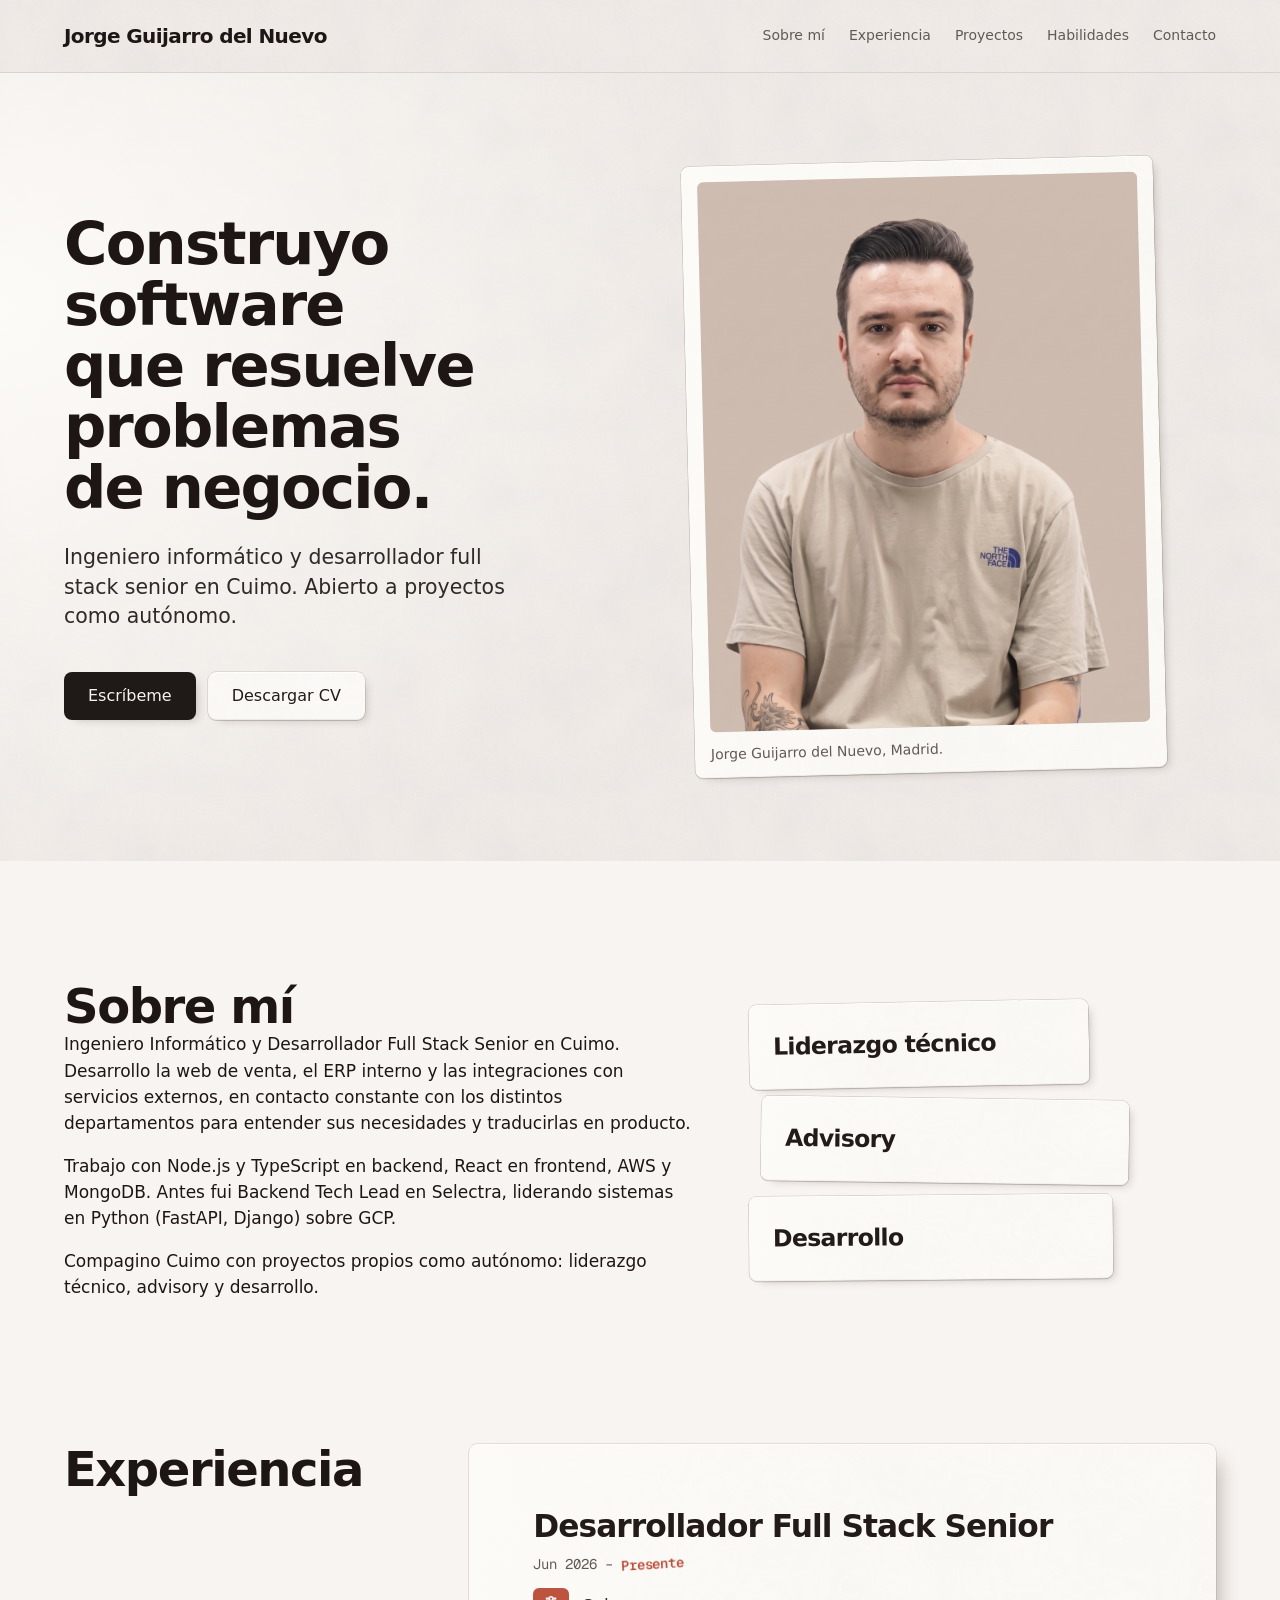
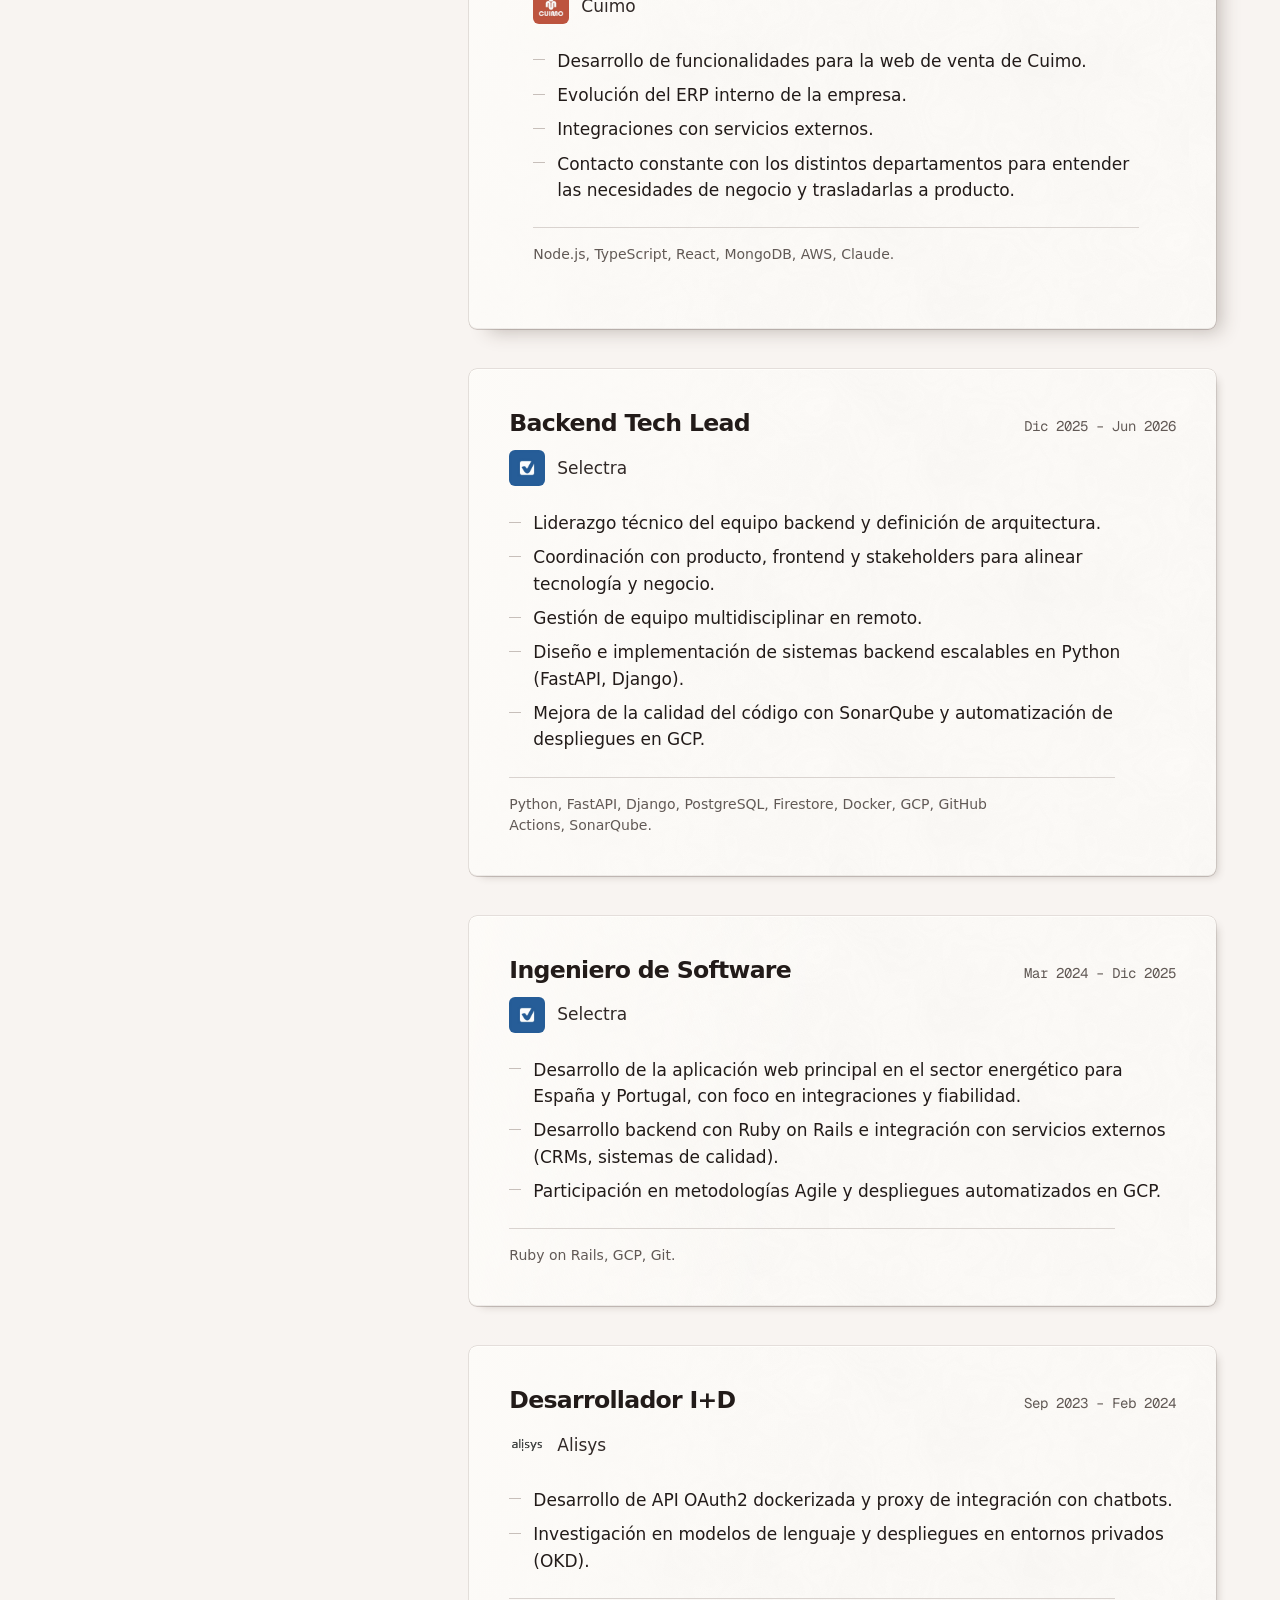
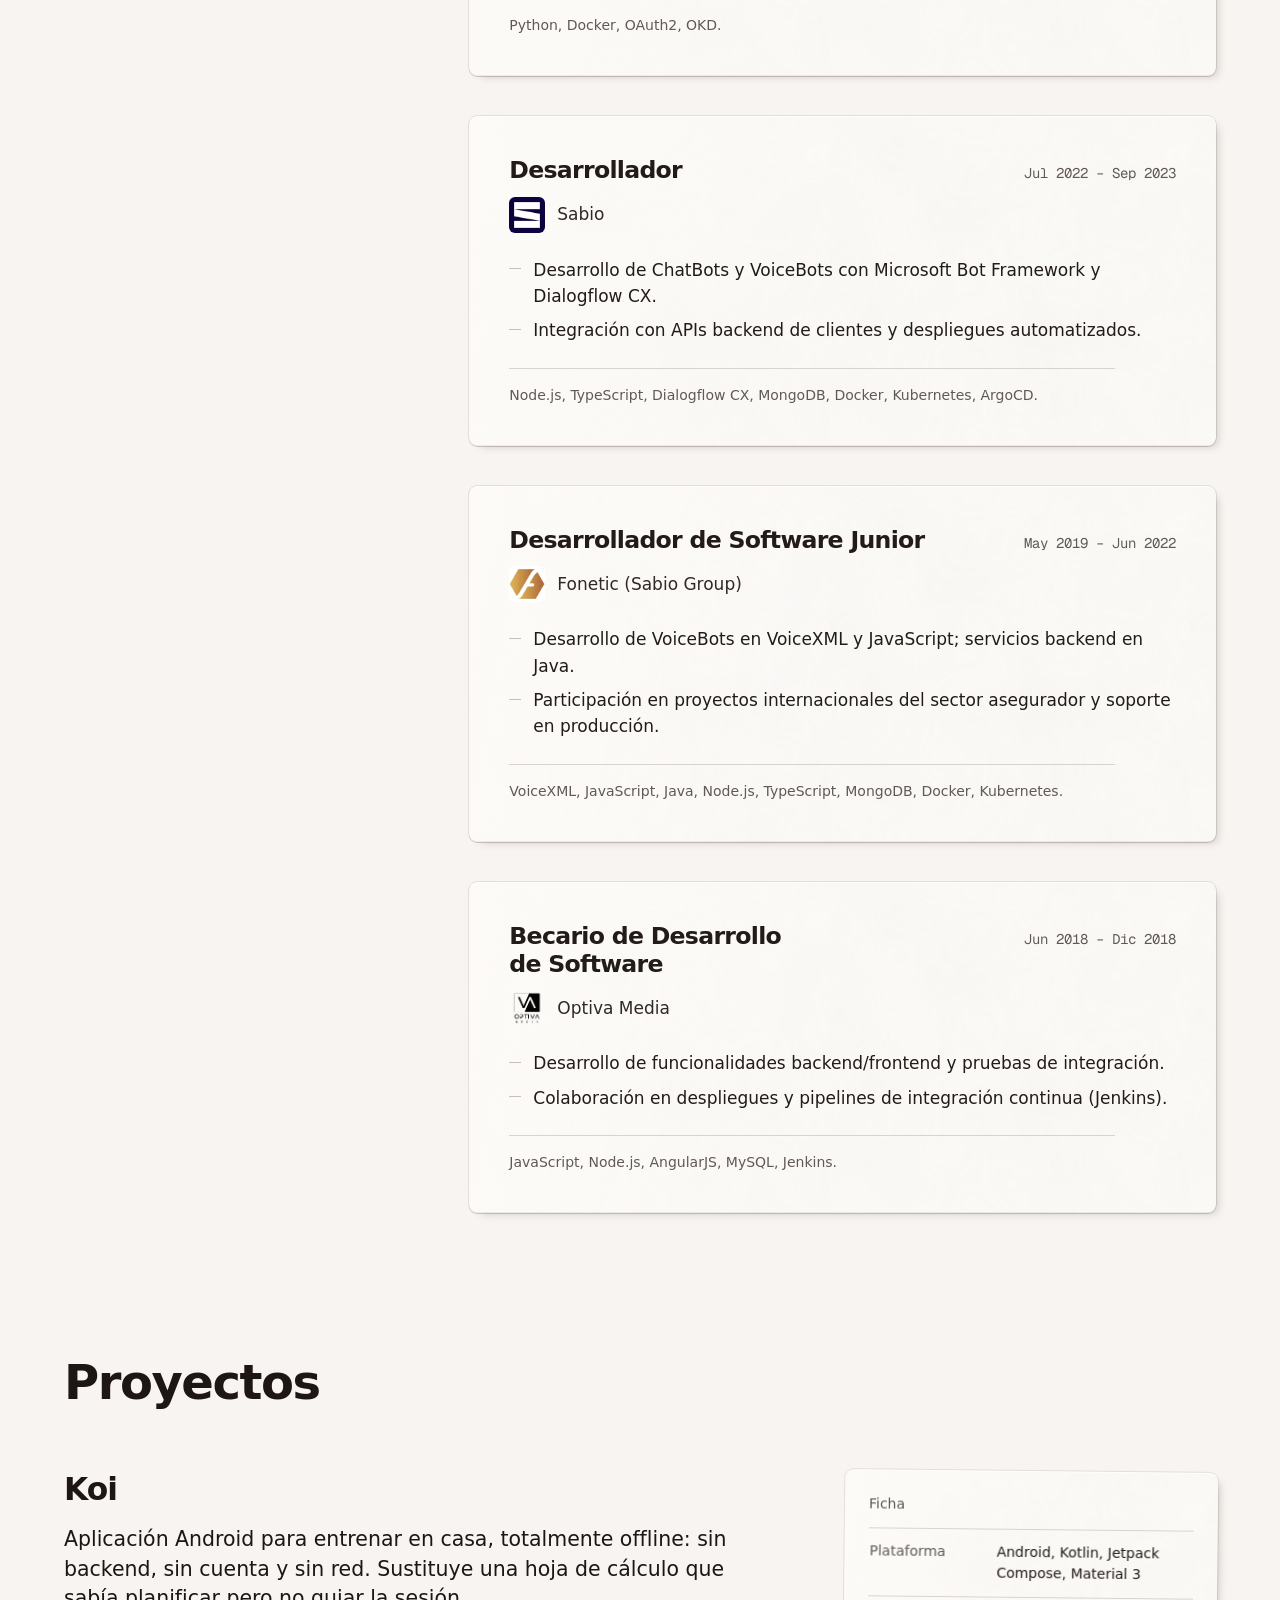
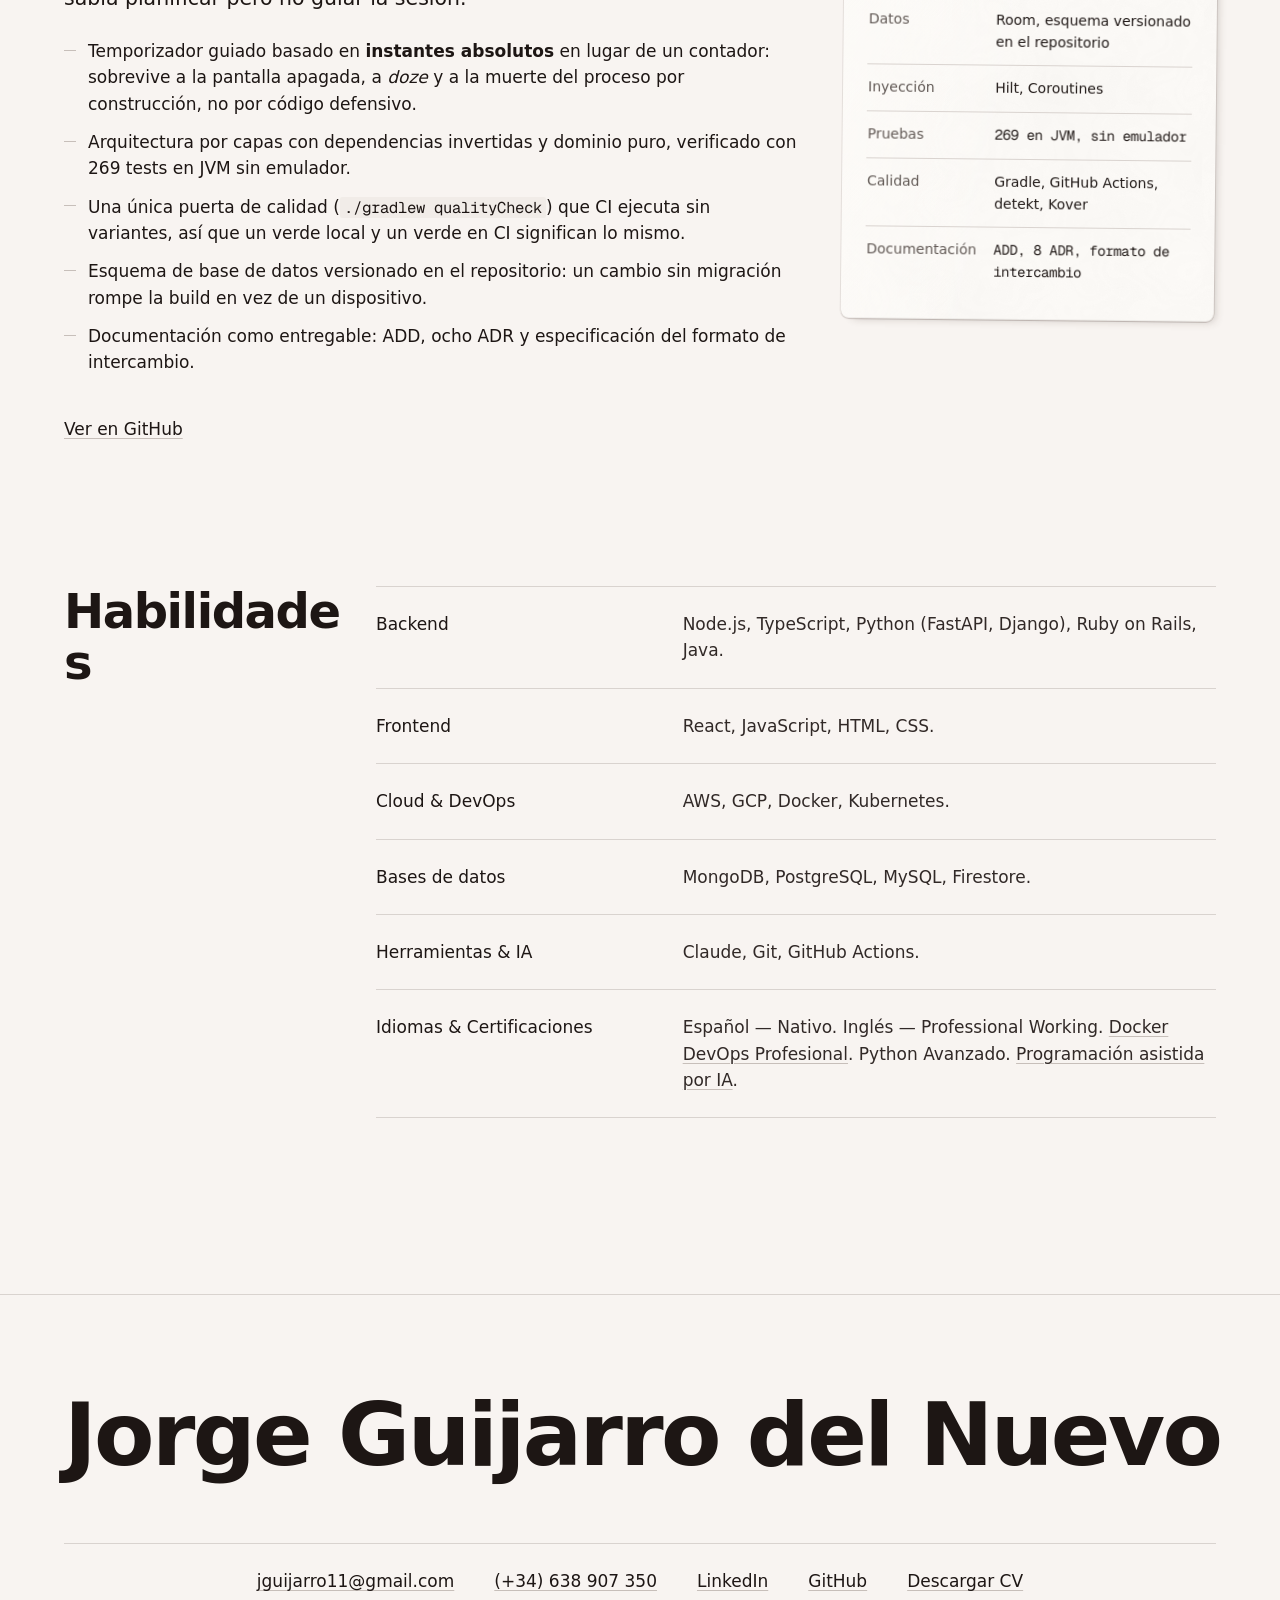
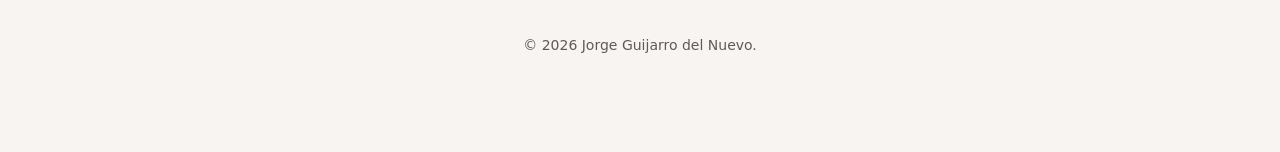
<file: index.html>
<!doctype html>
<html lang="es">
<head>
  <meta charset="utf-8">
  <meta name="viewport" content="width=device-width,initial-scale=1">
  <title>Jorge Guijarro del Nuevo</title>
  <link rel="preconnect" href="https://api.fontshare.com">
  <link rel="preconnect" href="https://fonts.googleapis.com">
  <link rel="preconnect" href="https://fonts.gstatic.com" crossorigin>
  <link href="https://api.fontshare.com/v2/css?f[]=general-sans@400,500,600&display=swap" rel="stylesheet">
  <link href="https://fonts.googleapis.com/css2?family=Geist+Mono:wght@400&display=swap" rel="stylesheet">
  <link rel="stylesheet" href="assets/css/page.css">
  <link rel="icon" href="assets/favicon.svg" type="image/svg+xml">
  <link rel="icon" href="assets/favicon-32.png" type="image/png" sizes="32x32">
  <link rel="apple-touch-icon" href="assets/apple-touch-icon.png">
  <meta name="description" content="Portfolio profesional de Jorge Guijarro — Desarrollador Full Stack Senior especializado en Node.js, TypeScript, React y AWS. Madrid, España.">
  <meta property="og:title" content="Jorge Guijarro — Desarrollador Full Stack Senior">
  <meta property="og:description" content="Portfolio de Jorge Guijarro, Desarrollador Full Stack Senior en Cuimo especializado en Node.js, TypeScript, React y AWS. Madrid, España.">
  <meta property="og:type" content="website">
  <meta property="og:url" content="https://jguijarro11.github.io/">
  <meta property="og:image" content="https://jguijarro11.github.io/assets/og-image.jpg">
  <meta property="og:image:width" content="1200">
  <meta property="og:image:height" content="630">
  <meta property="og:image:alt" content="Jorge Guijarro del Nuevo — Desarrollador Full Stack Senior">
  <meta name="twitter:card" content="summary_large_image">
</head>
<body>

  <svg width="0" height="0" aria-hidden="true" focusable="false" style="position:absolute">
    <filter id="coral-press" x="-15%" y="-15%" width="130%" height="130%">
      <feTurbulence type="fractalNoise" baseFrequency="0.85" numOctaves="2" seed="9" result="grain"/>
      <feDisplacementMap in="SourceGraphic" in2="grain" scale="1.5" xChannelSelector="R" yChannelSelector="G"/>
    </filter>
  </svg>

  <nav class="navbar" id="navbar" aria-label="Secciones">
    <div class="container nav-container">
      <a class="nav-mark" href="#" aria-label="Jorge Guijarro, inicio">Jorge Guijarro del Nuevo</a>
      <div class="nav-right">
        <ul class="nav-links">
          <li><a href="#about">Sobre mí</a></li>
          <li><a href="#experience">Experiencia</a></li>
          <li><a href="#projects">Proyectos</a></li>
          <li><a href="#skills">Habilidades</a></li>
          <li><a href="#contact">Contacto</a></li>
        </ul>
      </div>
    </div>
  </nav>

  <main>

    <section class="hero desk">
      <div class="container hero-grid">
        <div>
          <h1>Construyo software que resuelve problemas de negocio.</h1>
          <p class="lead">Ingeniero informático y desarrollador full stack senior en Cuimo. Abierto a proyectos como autónomo.</p>
          <div class="hero-cta">
            <a class="btn btn--ink" href="mailto:jguijarro11@gmail.com">Escríbeme</a>
            <a class="btn btn--card" href="files/Jorge_Guijarro_resume.pdf" download>Descargar CV</a>
          </div>
        </div>
        <figure class="print stock">
          <div class="print-plate" data-slot="portrait">
            <img src="images/profile.jpg" alt="Jorge Guijarro del Nuevo" width="960" height="1200" fetchpriority="high">
          </div>
          <figcaption>Jorge Guijarro del Nuevo, Madrid.</figcaption>
        </figure>
      </div>
    </section>

    <section id="about" class="section">
      <div class="container split split--about">
        <div class="prose">
          <h2>Sobre mí</h2>
          <p>Ingeniero Informático y Desarrollador Full Stack Senior en Cuimo. Desarrollo la web de venta, el ERP interno y las integraciones con servicios externos, en contacto constante con los distintos departamentos para entender sus necesidades y traducirlas en producto.</p>
          <p>Trabajo con Node.js y TypeScript en backend, React en frontend, AWS y MongoDB. Antes fui Backend Tech Lead en Selectra, liderando sistemas en Python (FastAPI, Django) sobre GCP.</p>
          <p>Compagino Cuimo con proyectos propios como autónomo: liderazgo técnico, advisory y desarrollo.</p>
        </div>
        <ul class="vias">
          <li class="stock">Liderazgo técnico</li>
          <li class="stock">Advisory</li>
          <li class="stock">Desarrollo</li>
        </ul>
      </div>
    </section>

    <section id="experience" class="section section--wide">
      <div class="container split split--roles">
        <h2>Experiencia</h2>
        <ul class="roles">

          <li class="role role--lead stock">
            <div class="role-head">
              <h3>Desarrollador Full Stack Senior</h3>
              <p class="role-when"><time datetime="2026-06">Jun 2026</time> – <span class="pressed">Presente</span></p>
            </div>
            <p class="role-at"><img src="images/logos/cuimo.jpeg" alt="" class="role-mark" width="36" height="36">Cuimo</p>
            <ul>
              <li>Desarrollo de funcionalidades para la web de venta de Cuimo.</li>
              <li>Evolución del ERP interno de la empresa.</li>
              <li>Integraciones con servicios externos.</li>
              <li>Contacto constante con los distintos departamentos para entender las necesidades de negocio y trasladarlas a producto.</li>
            </ul>
            <p class="role-stack label">Node.js, TypeScript, React, MongoDB, AWS, Claude.</p>
          </li>

          <li class="role stock">
            <div class="role-head">
              <h3>Backend Tech Lead</h3>
              <p class="role-when"><time datetime="2025-12">Dic 2025</time> – <time datetime="2026-06">Jun 2026</time></p>
            </div>
            <p class="role-at"><img src="images/logos/selectra.jpeg" alt="" class="role-mark" width="36" height="36" loading="lazy">Selectra</p>
            <ul>
              <li>Liderazgo técnico del equipo backend y definición de arquitectura.</li>
              <li>Coordinación con producto, frontend y stakeholders para alinear tecnología y negocio.</li>
              <li>Gestión de equipo multidisciplinar en remoto.</li>
              <li>Diseño e implementación de sistemas backend escalables en Python (FastAPI, Django).</li>
              <li>Mejora de la calidad del código con SonarQube y automatización de despliegues en GCP.</li>
            </ul>
            <p class="role-stack label">Python, FastAPI, Django, PostgreSQL, Firestore, Docker, GCP, GitHub Actions, SonarQube.</p>
          </li>

          <li class="role stock">
            <div class="role-head">
              <h3>Ingeniero de Software</h3>
              <p class="role-when"><time datetime="2024-03">Mar 2024</time> – <time datetime="2025-12">Dic 2025</time></p>
            </div>
            <p class="role-at"><img src="images/logos/selectra.jpeg" alt="" class="role-mark" width="36" height="36" loading="lazy">Selectra</p>
            <ul>
              <li>Desarrollo de la aplicación web principal en el sector energético para España y Portugal, con foco en integraciones y fiabilidad.</li>
              <li>Desarrollo backend con Ruby on Rails e integración con servicios externos (CRMs, sistemas de calidad).</li>
              <li>Participación en metodologías Agile y despliegues automatizados en GCP.</li>
            </ul>
            <p class="role-stack label">Ruby on Rails, GCP, Git.</p>
          </li>

          <li class="role stock">
            <div class="role-head">
              <h3>Desarrollador I+D</h3>
              <p class="role-when"><time datetime="2023-09">Sep 2023</time> – <time datetime="2024-02">Feb 2024</time></p>
            </div>
            <p class="role-at"><img src="images/logos/alisys.png" alt="" class="role-mark" width="36" height="36" loading="lazy">Alisys</p>
            <ul>
              <li>Desarrollo de API OAuth2 dockerizada y proxy de integración con chatbots.</li>
              <li>Investigación en modelos de lenguaje y despliegues en entornos privados (OKD).</li>
            </ul>
            <p class="role-stack label">Python, Docker, OAuth2, OKD.</p>
          </li>

          <li class="role stock">
            <div class="role-head">
              <h3>Desarrollador</h3>
              <p class="role-when"><time datetime="2022-07">Jul 2022</time> – <time datetime="2023-09">Sep 2023</time></p>
            </div>
            <p class="role-at"><img src="images/logos/sabio.jpeg" alt="" class="role-mark" width="36" height="36" loading="lazy">Sabio</p>
            <ul>
              <li>Desarrollo de ChatBots y VoiceBots con Microsoft Bot Framework y Dialogflow CX.</li>
              <li>Integración con APIs backend de clientes y despliegues automatizados.</li>
            </ul>
            <p class="role-stack label">Node.js, TypeScript, Dialogflow CX, MongoDB, Docker, Kubernetes, ArgoCD.</p>
          </li>

          <li class="role stock">
            <div class="role-head">
              <h3>Desarrollador de Software Junior</h3>
              <p class="role-when"><time datetime="2019-05">May 2019</time> – <time datetime="2022-06">Jun 2022</time></p>
            </div>
            <p class="role-at"><img src="images/logos/fonetic.jpg" alt="" class="role-mark" width="36" height="36" loading="lazy">Fonetic (Sabio Group)</p>
            <ul>
              <li>Desarrollo de VoiceBots en VoiceXML y JavaScript; servicios backend en Java.</li>
              <li>Participación en proyectos internacionales del sector asegurador y soporte en producción.</li>
            </ul>
            <p class="role-stack label">VoiceXML, JavaScript, Java, Node.js, TypeScript, MongoDB, Docker, Kubernetes.</p>
          </li>

          <li class="role stock">
            <div class="role-head">
              <h3>Becario de Desarrollo de Software</h3>
              <p class="role-when"><time datetime="2018-06">Jun 2018</time> – <time datetime="2018-12">Dic 2018</time></p>
            </div>
            <p class="role-at"><img src="images/logos/optiva-media.png" alt="" class="role-mark" width="36" height="36" loading="lazy">Optiva Media</p>
            <ul>
              <li>Desarrollo de funcionalidades backend/frontend y pruebas de integración.</li>
              <li>Colaboración en despliegues y pipelines de integración continua (Jenkins).</li>
            </ul>
            <p class="role-stack label">JavaScript, Node.js, AngularJS, MySQL, Jenkins.</p>
          </li>

        </ul>
      </div>
    </section>

    <section id="projects" class="section section--wide">
      <div class="container">
        <h2>Proyectos</h2>
        <ul class="projects">

          <li class="project">
            <div class="project-body">
              <h3>Koi</h3>
              <p class="lead">Aplicación Android para entrenar en casa, totalmente offline: sin backend, sin cuenta y sin red. Sustituye una hoja de cálculo que sabía planificar pero no guiar la sesión.</p>
              <ul>
                <li>Temporizador guiado basado en <strong>instantes absolutos</strong> en lugar de un contador: sobrevive a la pantalla apagada, a <em>doze</em> y a la muerte del proceso por construcción, no por código defensivo.</li>
                <li>Arquitectura por capas con dependencias invertidas y dominio puro, verificado con 269 tests en JVM sin emulador.</li>
                <li>Una única puerta de calidad (<code>./gradlew qualityCheck</code>) que CI ejecuta sin variantes, así que un verde local y un verde en CI significan lo mismo.</li>
                <li>Esquema de base de datos versionado en el repositorio: un cambio sin migración rompe la build en vez de un dispositivo.</li>
                <li>Documentación como entregable: ADD, ocho ADR y especificación del formato de intercambio.</li>
              </ul>
              <p class="project-link"><a href="https://github.com/jguijarro11/my-own-koi" target="_blank" rel="noopener">Ver en GitHub</a></p>
            </div>
            <div class="specs stock">
              <table>
                <caption>Ficha</caption>
                <tbody>
                  <tr><th scope="row">Plataforma</th><td>Android, Kotlin, Jetpack Compose, Material 3</td></tr>
                  <tr><th scope="row">Datos</th><td>Room, esquema versionado en el repositorio</td></tr>
                  <tr><th scope="row">Inyección</th><td>Hilt, Coroutines</td></tr>
                  <tr><th scope="row">Pruebas</th><td class="fig">269 en JVM, sin emulador</td></tr>
                  <tr><th scope="row">Calidad</th><td>Gradle, GitHub Actions, detekt, Kover</td></tr>
                  <tr><th scope="row">Documentación</th><td class="fig">ADD, 8 ADR, formato de intercambio</td></tr>
                </tbody>
              </table>
            </div>
          </li>

        </ul>
      </div>
    </section>

    <section id="skills" class="section section--wide section--last">
      <div class="container split split--skills">
        <h2>Habilidades</h2>
        <dl class="skills">
          <div>
            <dt>Backend</dt>
            <dd>Node.js, TypeScript, Python (FastAPI, Django), Ruby on Rails, Java.</dd>
          </div>
          <div>
            <dt>Frontend</dt>
            <dd>React, JavaScript, HTML, CSS.</dd>
          </div>
          <div>
            <dt>Cloud &amp; DevOps</dt>
            <dd>AWS, GCP, Docker, Kubernetes.</dd>
          </div>
          <div>
            <dt>Bases de datos</dt>
            <dd>MongoDB, PostgreSQL, MySQL, Firestore.</dd>
          </div>
          <div>
            <dt>Herramientas &amp; IA</dt>
            <dd>Claude, Git, GitHub Actions.</dd>
          </div>
          <div>
            <dt>Idiomas &amp; Certificaciones</dt>
            <dd>Español — Nativo. Inglés — Professional Working. <a href="https://openwebinars.net/cert/zMyRD" target="_blank" rel="noopener noreferrer">Docker DevOps Profesional</a>. Python Avanzado. <a href="https://cursos.trainingit.es/mod/customcert/verify_certificate.php?code=z9a7N7usFl" target="_blank" rel="noopener noreferrer">Programación asistida por IA</a>.</dd>
          </div>
        </dl>
      </div>
    </section>

  </main>

  <footer id="contact" class="footer">
    <div class="container">
      <p class="footer-mark">Jorge Guijarro del Nuevo</p>
      <ul class="footer-links">
        <li><a href="mailto:jguijarro11@gmail.com">jguijarro11@gmail.com</a></li>
        <li><a href="tel:+34638907350">(+34) 638 907 350</a></li>
        <li><a href="https://linkedin.com/in/jorge-guijarro-del-nuevo" target="_blank" rel="noopener noreferrer">LinkedIn</a></li>
        <li><a href="https://github.com/jguijarro11" target="_blank" rel="noopener noreferrer">GitHub</a></li>
        <li><a href="files/Jorge_Guijarro_resume.pdf" download>Descargar CV</a></li>
      </ul>
      <p class="footer-note label">© 2026 Jorge Guijarro del Nuevo.</p>
    </div>
  </footer>

  <script>
    const navbar = document.getElementById('navbar');
    const navLinks = [...document.querySelectorAll('.nav-links a')];
    const navSections = navLinks.map(a => document.querySelector(a.getAttribute('href')));
    let lockedId = null;
    let lockTimer;

    function setActive(id) {
      navLinks.forEach(a => {
        const isActive = a.getAttribute('href') === '#' + id;
        a.classList.toggle('active', isActive);
        if (isActive) a.setAttribute('aria-current', 'location');
        else a.removeAttribute('aria-current');
      });
    }

    function currentSectionId() {
      const atBottom = window.innerHeight + window.scrollY >= document.documentElement.scrollHeight - 2;
      if (atBottom) return navSections[navSections.length - 1].id;
      const line = navbar.offsetHeight + window.innerHeight * 0.3;
      let current = null;
      navSections.forEach(s => {
        if (s.getBoundingClientRect().top <= line) current = s.id;
      });
      return current;
    }

    function releaseLockSoon() {
      clearTimeout(lockTimer);
      lockTimer = setTimeout(() => { lockedId = null; }, 150);
    }

    navLinks.forEach(a => {
      a.addEventListener('click', () => {
        lockedId = a.getAttribute('href').slice(1);
        setActive(lockedId);
        releaseLockSoon();
      });
    });

    window.addEventListener('scroll', () => {
      if (lockedId) releaseLockSoon();
      else setActive(currentSectionId());
    }, { passive: true });

    setActive(currentSectionId());
  </script>

</body>
</html>
</file>
<file: assets/css/page.css>
/* Hallmark · shape: Split Studio · genre: modern-minimal · theme: Coral (by request, seed portfolio-senior-full-stack-544c·69388785·2026-10-28·r0) · redesign: full · copy: verbatim
 * hero: Settled · nav: edge-aligned · footer: mast · imagery: one photograph, the user's own, muted, mounted as a print · signature: the career as cotton sheets on the felt desk, the post he holds today carrying its own word, Presente, pressed into the stock in coral
 * axes: light/grotesk-sans/warm · posture: restrained · contrast: pass · fold: pass · v2.0.0 */
/* Hallmark · pre-emit critique: P4 H5 E4 S4 R5 V5 · weakest: S, stationery on a desk could dress any CV; the one pressed word is the owner's own date, so the ink lands on the one fact that is true today and goes stale on its own */
/* Hallmark · one modality · Coral declares a single paper, light 97 55, and no second ground; there is no dark mode and no toggle that would switch to nothing */
/* Hallmark · dropped the reveal · Coral moves once to play a job on the desk and this page has no job to play, and modern-minimal composes rather than reveals; the page is simply there, with or without script */
/* Hallmark · dropped the devicon grid, the emoji and the tag chips · 30a refuses an emoji for an icon, the stack is a plain line per the content spec, and the skills are rows of type */
/* Hallmark · the three vías in Sobre mí are set as an index of cotton cards · the words are lifted from the owner's own sentence, not added to it */
/* Hallmark · answered F4 · the pair is a cotton card beside an ink board card, both pressed, because Coral's controls are letterpress stock and it refuses outlined and flat-square buttons; the hierarchy is board against stock, not fill against outline */
/* Hallmark · the pressed word keeps Geist Mono · it sits inside the mono date string Jun 2026 – Presente, where Coral's General Sans 600 would break the tabular line and read as a mistake rather than as a stamp */
/* Hallmark · copy: verbatim · every line comes from assets/v/CONTENT.md, decided with the owner sentence by sentence; the dashes in Jun 2026 – Presente and Español — Nativo are his, so 19, 58 and 69 report as notes */
@import url("./tokens.css");
@import url("./base.css");

/* ── Tokens this page adds ─────────────────────────────────────── */
:root {
  --nav-h: 72px;
  --tex-cotton: url("data:image/svg+xml,%3Csvg xmlns='http://www.w3.org/2000/svg' width='360' height='360'%3E%3Cfilter id='a'%3E%3CfeTurbulence type='fractalNoise' baseFrequency='0.011' numOctaves='3' seed='7'/%3E%3CfeColorMatrix type='saturate' values='0'/%3E%3C/filter%3E%3Cfilter id='b'%3E%3CfeTurbulence type='fractalNoise' baseFrequency='0.92' numOctaves='2' seed='3'/%3E%3CfeColorMatrix type='saturate' values='0'/%3E%3C/filter%3E%3Crect width='360' height='360' filter='url(%23a)' opacity='0.05'/%3E%3Crect width='360' height='360' filter='url(%23b)' opacity='0.028'/%3E%3C/svg%3E");
  --tex-desk: url("data:image/svg+xml,%3Csvg xmlns='http://www.w3.org/2000/svg' width='360' height='360'%3E%3Cfilter id='a'%3E%3CfeTurbulence type='fractalNoise' baseFrequency='0.018' numOctaves='3' seed='11'/%3E%3CfeColorMatrix type='saturate' values='0'/%3E%3C/filter%3E%3Cfilter id='b'%3E%3CfeTurbulence type='fractalNoise' baseFrequency='0.9' numOctaves='2' seed='5'/%3E%3CfeColorMatrix type='saturate' values='0'/%3E%3C/filter%3E%3Crect width='360' height='360' filter='url(%23a)' opacity='0.07'/%3E%3Crect width='360' height='360' filter='url(%23b)' opacity='0.04'/%3E%3C/svg%3E");
}

html { scroll-padding-top: calc(var(--nav-h) + var(--space-lg)); }
body { font-size: 1.0625rem; }
h2 { font-size: var(--text-section); }

a { text-decoration-color: var(--color-rule-2); }
a:hover { text-decoration-color: var(--color-accent-2); }

.label { font-size: var(--text-sm); color: var(--color-muted); line-height: 1.5; }
.fig { font-family: var(--font-outlier); font-variant-numeric: tabular-nums; }

/* ── The two materials ─────────────────────────────────────────── */
.desk {
  background-color: var(--color-desk);
  background-image:
    radial-gradient(90% 120% at 0% 30%, var(--color-cotton), transparent 62%),
    var(--tex-desk);
}
.stock {
  background-color: var(--color-cotton);
  background-image: linear-gradient(100deg, var(--color-cotton), transparent 45%), var(--tex-cotton);
  color: var(--color-print);
  border-radius: var(--radius-stock);
  box-shadow: var(--edge-stock), var(--cast-stock);
}

/* ── Nav · edge-aligned ────────────────────────────────────────── */
.navbar {
  position: sticky;
  top: 0;
  z-index: var(--z-sticky-nav);
  background-color: var(--color-desk);
  background-image: var(--tex-desk);
  border-bottom: var(--rule-hair) solid var(--color-rule);
}
.nav-container {
  display: flex;
  align-items: center;
  justify-content: space-between;
  gap: var(--space-lg);
  min-height: var(--nav-h);
}
.nav-mark {
  font-weight: var(--display-weight);
  font-size: var(--text-lg);
  letter-spacing: var(--tracking-display);
  text-decoration: none;
  white-space: nowrap;
}
.nav-right {
  display: flex;
  align-items: center;
  gap: var(--space-xl);
}
.nav-links {
  display: flex;
  gap: var(--space-lg);
  margin: 0;
  padding: 0;
  list-style: none;
}
.nav-links a {
  display: inline-block;
  padding-block: var(--space-xs);
  font-size: var(--text-sm);
  font-weight: 500;
  color: var(--color-muted);
  text-decoration: none;
  white-space: nowrap;
  transition: color var(--dur-micro) var(--ease-out);
}
.nav-links a:hover { color: var(--color-ink); }
.nav-links a.active { color: var(--color-ink); box-shadow: inset 0 -2px 0 var(--color-accent-2); }

/* ── Controls · letterpress cards ──────────────────────────────── */
.btn {
  display: inline-flex;
  align-items: center;
  justify-content: center;
  min-height: 48px;
  padding-inline: var(--space-lg);
  border: 0;
  border-radius: var(--radius-stock);
  font-family: var(--font-body);
  font-weight: 500;
  font-size: var(--text-md);
  white-space: nowrap;
  text-decoration: none;
  cursor: pointer;
  transition: transform var(--dur-short) var(--ease-out), box-shadow var(--dur-short) var(--ease-out);
}
.btn--card {
  background-color: var(--color-cotton);
  background-image: var(--tex-cotton);
  color: var(--color-print);
  text-shadow: 0.5px 0.75px 0 var(--color-cotton);
  box-shadow: var(--edge-stock), var(--cast-stock);
}
.btn--ink {
  background: var(--color-board);
  color: var(--color-board-type);
  text-shadow: 0 -0.75px 0 var(--color-ink);
  box-shadow: var(--cast-stock);
}
.btn--card:hover { transform: translateY(-1px); box-shadow: var(--edge-stock), var(--cast-stock-lift); }
.btn--ink:hover { transform: translateY(-1px); box-shadow: var(--cast-stock-lift); }
.btn:active { transform: translateY(1px); }
.btn:disabled { opacity: 0.55; cursor: not-allowed; }

/* ── The pressed word, Coral's one settled state ───────────────── */
.pressed {
  display: inline-block;
  color: var(--color-paid);
  font-weight: var(--display-weight);
  letter-spacing: -0.01em;
  filter: url("#coral-press");
  text-shadow: 0.5px 0.9px 0 color-mix(in oklab, var(--color-cotton) 72%, transparent);
  rotate: -3.5deg;
}

/* ── Hero · Settled ────────────────────────────────────────────── */
.hero {
  min-height: calc(100svh - var(--nav-h) - var(--space-xl));
  display: flex;
  align-items: center;
  padding-block: var(--space-2xl);
}
.hero-grid {
  display: grid;
  grid-template-columns: minmax(0, 6fr) minmax(0, 6fr);
  gap: var(--space-3xl);
  align-items: center;
  width: 100%;
}
.hero h1 {
  max-width: 14ch;
  font-size: var(--text-display-s);
  line-height: 1.03;
}
.hero .lead {
  margin-top: var(--space-lg);
  max-width: 44ch;
  color: var(--color-ink-2);
}
.hero-cta {
  display: flex;
  flex-wrap: wrap;
  gap: var(--space-sm);
  margin-top: var(--space-xl);
}

/* the print, mounted on the desk */
.print {
  margin: 0;
  max-width: 472px;
  padding: var(--space-md) var(--space-md) var(--space-sm);
  rotate: -1.4deg;
}
.print-plate {
  aspect-ratio: 4 / 5;
  border-radius: var(--radius-input);
  outline: var(--rule-hair) solid color-mix(in oklab, var(--color-ink) 9%, transparent);
  outline-offset: -1px;
}
.print figcaption {
  margin-top: var(--space-sm);
  font-size: var(--text-sm);
  color: var(--color-muted);
}

/* ── 404 ───────────────────────────────────────────────────────── */
.hero--404 { min-height: calc(100svh - var(--nav-h)); }
.error-code {
  margin-bottom: var(--space-md);
  font-family: var(--font-outlier);
  font-size: var(--text-lg);
  color: var(--color-paid);
}
.hero--404 .lead { margin-top: var(--space-lg); color: var(--color-ink-2); }

/* ── Sections ──────────────────────────────────────────────────── */
.section { padding-block: var(--section-gap-s) 0; }
.section--wide { padding-block: var(--section-gap) 0; }
.section--last { padding-bottom: var(--section-gap-l); }

.split {
  display: grid;
  gap: var(--space-3xl) var(--gap-columns);
  align-items: start;
}
.split--about { grid-template-columns: minmax(0, 7fr) minmax(0, 5fr); align-items: center; }
.split--roles { grid-template-columns: minmax(0, 4fr) minmax(0, 8fr); }
.split--skills { grid-template-columns: minmax(0, 3fr) minmax(0, 9fr); }

.split h2 { max-width: 14ch; }
.split--roles h2,
.split--skills h2 { position: sticky; top: calc(var(--nav-h) + var(--space-xl)); }

.prose p + p { margin-top: var(--space-md); }
.prose p { max-width: 58ch; }

/* ── The three vías, as an index of cards ──────────────────────── */
.vias {
  display: flex;
  flex-direction: column;
  gap: var(--space-sm);
  margin: 0;
  padding: 0;
  list-style: none;
  max-width: 380px;
}
.vias li {
  padding: var(--space-lg);
  font-size: var(--text-title);
  font-weight: var(--display-weight);
  letter-spacing: var(--tracking-display);
  rotate: var(--tilt, 0deg);
}
.vias li:nth-child(1) { --tilt: -1.1deg; margin-inline-end: var(--space-xl); }
.vias li:nth-child(2) { --tilt: 0.8deg; margin-inline-start: var(--space-sm); }
.vias li:nth-child(3) { --tilt: -0.5deg; margin-inline-end: var(--space-md); }

/* ── Experience · sheets on the desk ───────────────────────────── */
.roles {
  display: flex;
  flex-direction: column;
  gap: var(--space-xl);
  margin: 0;
  padding: 0;
  list-style: none;
}
.role { padding: var(--space-xl); }
.role--lead { padding: var(--space-2xl); box-shadow: var(--edge-stock), var(--cast-stock-lift); }
.role-head {
  display: flex;
  flex-wrap: wrap;
  align-items: baseline;
  justify-content: space-between;
  gap: var(--space-xs) var(--space-lg);
}
.role h3 { max-width: 26ch; }
.role--lead h3 { font-size: var(--text-2xl); }
.role-when {
  font-family: var(--font-outlier);
  font-variant-numeric: tabular-nums;
  font-size: var(--text-sm);
  color: var(--color-muted);
  white-space: nowrap;
}
.role-at {
  display: flex;
  align-items: center;
  gap: var(--space-sm);
  margin-top: var(--space-sm);
  font-weight: 500;
  color: var(--color-ink-2);
}
.role-mark {
  width: 36px;
  height: 36px;
  flex-shrink: 0;
  object-fit: contain;
  border-radius: var(--radius-input);
  filter: saturate(0.55) contrast(1.02);
}
.role ul {
  margin: var(--space-lg) 0 0;
  padding: 0;
  list-style: none;
  max-width: 68ch;
}
.role li { position: relative; padding-left: var(--space-lg); }
.role li + li { margin-top: var(--space-xs); }
.role li::before {
  content: "";
  position: absolute;
  left: 0;
  top: 0.68em;
  width: var(--space-sm);
  height: var(--rule-hair);
  background: var(--color-rule-2);
}
.role-stack {
  margin-top: var(--space-lg);
  padding-top: var(--space-md);
  border-top: var(--rule-hair) solid var(--color-rule);
  max-width: 68ch;
}

/* ── Projects ──────────────────────────────────────────────────── */
.projects {
  display: flex;
  flex-direction: column;
  gap: var(--space-3xl);
  margin: var(--space-2xl) 0 0;
  padding: 0;
  list-style: none;
}
.project {
  display: grid;
  grid-template-columns: minmax(0, 8fr) minmax(0, 4fr);
  gap: var(--space-3xl) var(--gap-columns);
  align-items: start;
}
.project h3 { font-size: var(--text-2xl); }
.project .lead { margin-top: var(--space-md); }
.project-body ul {
  margin: var(--space-lg) 0 0;
  padding: 0;
  list-style: none;
  max-width: 68ch;
}
.project-body li { position: relative; padding-left: var(--space-lg); }
.project-body li + li { margin-top: var(--space-sm); }
.project-body li::before {
  content: "";
  position: absolute;
  left: 0;
  top: 0.68em;
  width: var(--space-sm);
  height: var(--rule-hair);
  background: var(--color-rule-2);
}
.project-body code {
  font-family: var(--font-outlier);
  font-size: 0.92em;
  padding-inline: var(--space-2xs);
  background: var(--color-paper-2);
  border-radius: var(--space-3xs);
}
.project-link { margin-top: var(--space-xl); }
.project-link a { font-weight: 500; }

.specs {
  padding: var(--space-lg);
  rotate: 0.6deg;
}
.specs table { width: 100%; border-collapse: collapse; text-align: left; }
.specs caption {
  text-align: left;
  padding-bottom: var(--space-sm);
  font-size: var(--text-sm);
  font-weight: 500;
  color: var(--color-muted);
}
.specs th,
.specs td {
  padding-block: var(--space-sm);
  border-top: var(--rule-hair) solid var(--color-rule);
  vertical-align: top;
  font-size: var(--text-sm);
  font-weight: 400;
}
.specs th { color: var(--color-muted); white-space: nowrap; padding-right: var(--space-md); }

/* ── Skills ────────────────────────────────────────────────────── */
.skills { margin: 0; padding: 0; }
.skills > div {
  display: grid;
  grid-template-columns: minmax(0, 4fr) minmax(0, 8fr);
  gap: var(--space-xs) var(--space-xl);
  padding-block: var(--space-lg);
  border-top: var(--rule-hair) solid var(--color-rule);
  align-items: baseline;
}
.skills > div:last-child { border-bottom: var(--rule-hair) solid var(--color-rule); }
.skills dt { font-weight: 500; }
.skills dd { margin: 0; color: var(--color-ink-2); max-width: 62ch; }

/* ── Footer · mast ─────────────────────────────────────────────── */
.footer {
  border-top: var(--rule-hair) solid var(--color-rule);
  padding-block: var(--space-3xl);
  text-align: center;
}
.footer-mark {
  font-weight: var(--display-weight);
  letter-spacing: var(--tracking-display);
  line-height: 1;
  font-size: clamp(1.25rem, 7.5vw, 5.5rem);
  margin: 0;
  white-space: nowrap;
}
.footer-links {
  display: flex;
  flex-wrap: wrap;
  justify-content: center;
  gap: var(--space-md) var(--space-xl);
  margin: var(--space-2xl) 0 0;
  padding: var(--space-lg) 0 0;
  border-top: var(--rule-hair) solid var(--color-rule);
  list-style: none;
}
.footer-links a { font-weight: 500; }
.footer-note { margin-top: var(--space-xl); }

@media (max-width: 60rem) {
  .hero { min-height: 0; padding-block: var(--space-2xl) var(--space-3xl); }
  .hero-grid { grid-template-columns: minmax(0, 1fr); gap: var(--space-xl); }
  .print { margin-inline: 0; max-width: 380px; }
  .split--about,
  .split--roles,
  .split--skills,
  .project { grid-template-columns: minmax(0, 1fr); gap: var(--space-xl); }
  .split--roles h2,
  .split--skills h2 { position: static; }
  .vias { margin-inline-start: 0; }
  .skills > div { grid-template-columns: minmax(0, 1fr); }
  .specs { rotate: 0deg; }
  .navbar { top: calc(-2 * var(--space-sm) - var(--text-lg) * 1.55); }
  .nav-mark { line-height: 1.55; }
  .nav-container { flex-wrap: wrap; gap: var(--space-sm); padding-block: var(--space-sm); }
  .nav-right { width: 100%; }
  .nav-links {
    width: 100%;
    gap: var(--space-md);
    overflow-x: auto;
    scrollbar-width: none;
    padding-bottom: var(--space-2xs);
  }
  .nav-links::-webkit-scrollbar { display: none; }
  .nav-links a { font-size: var(--text-md); }
  .role, .role--lead { padding: var(--space-lg); }
  .role-head { display: block; }
  .role-when { margin-top: var(--space-2xs); }
  .role--lead h3 { font-size: var(--text-xl); }
}
</file>
